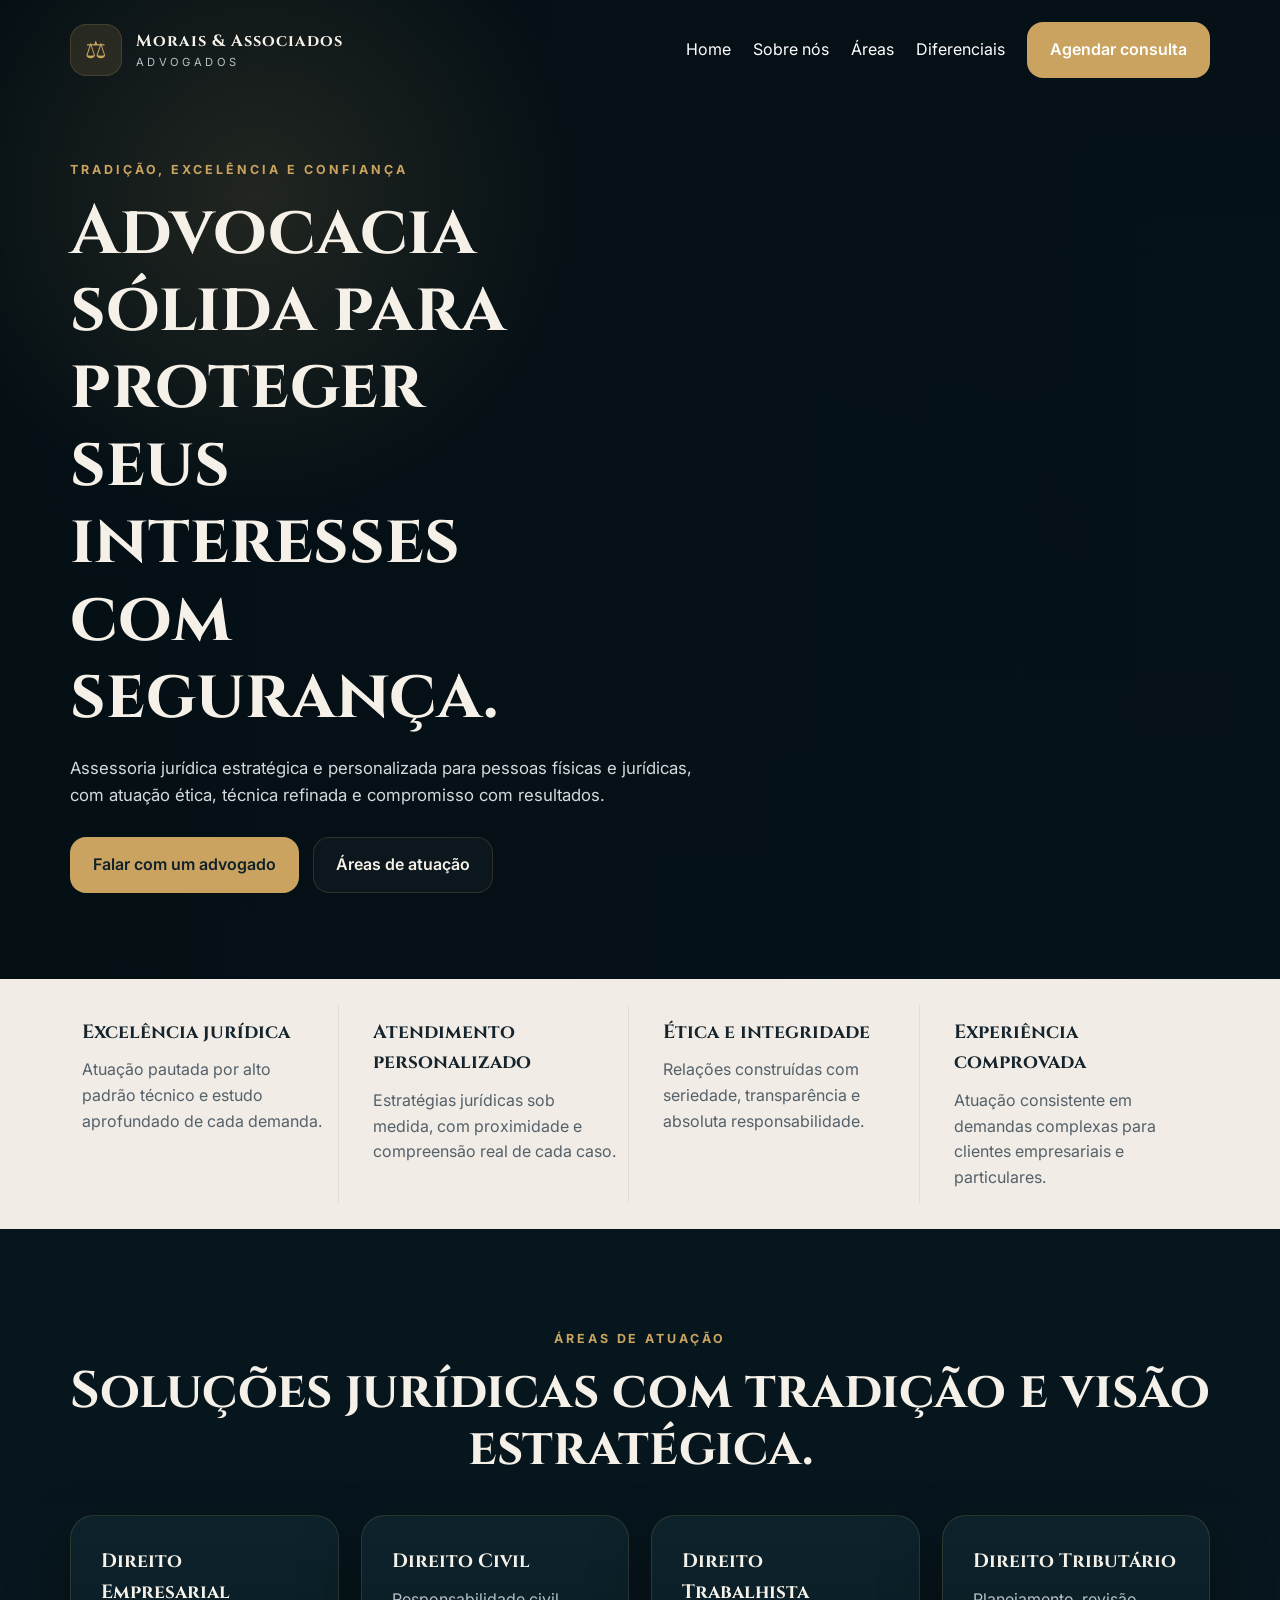
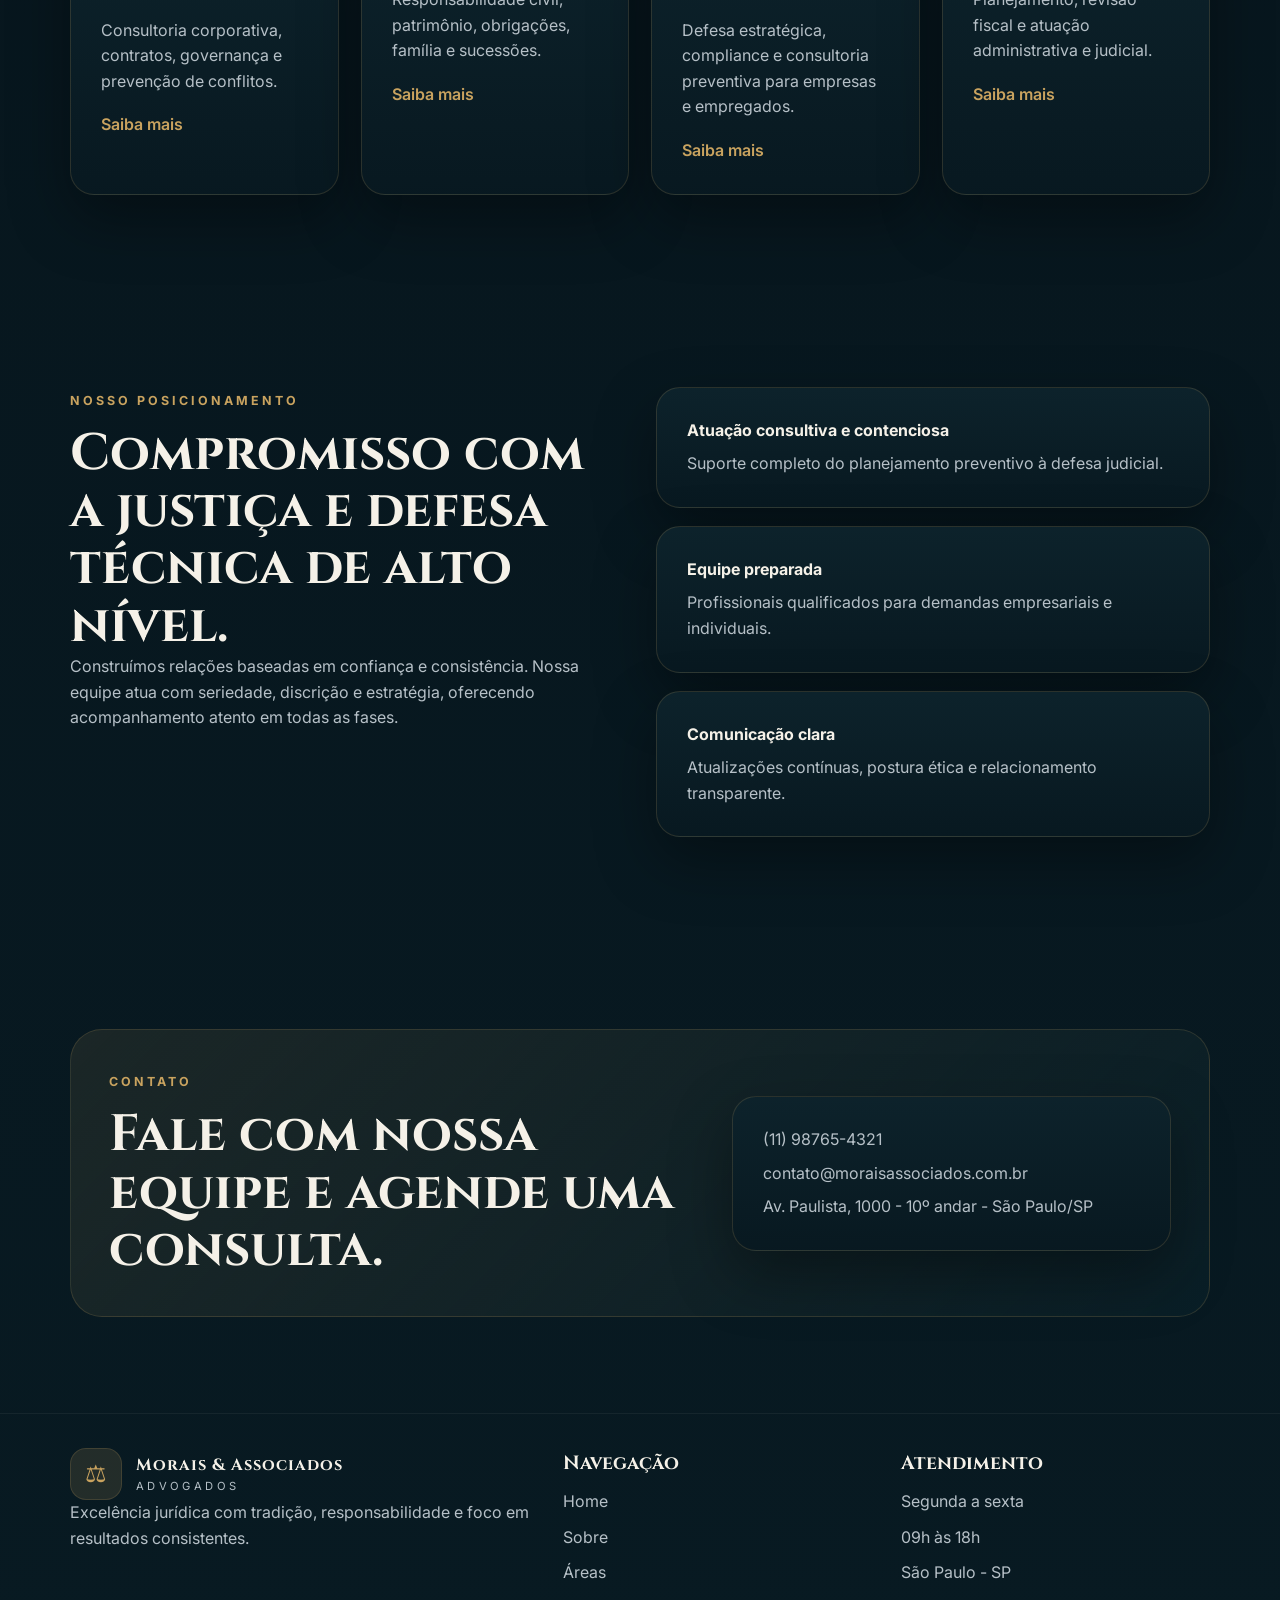
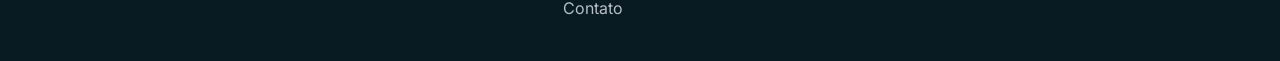
<file: index.html>
<!DOCTYPE html>
<html lang="pt-BR">
<head>
  <meta charset="UTF-8" />
  <meta name="viewport" content="width=device-width, initial-scale=1.0" />
  <title>Morais & Associados | Opção 3</title>
  <link rel="preconnect" href="https://fonts.googleapis.com">
  <link rel="preconnect" href="https://fonts.gstatic.com" crossorigin>
  <link href="https://fonts.googleapis.com/css2?family=Cinzel:wght@500;600;700&family=Inter:wght@400;500;600;700&display=swap" rel="stylesheet">
  <link rel="stylesheet" href="style.css" />
</head>
<body>
  <header class="hero" id="inicio">
    <div class="hero-overlay"></div>
    <nav class="navbar container">
      <a href="#" class="brand">
        <span class="shield">⚖</span>
        <span>
          <strong>Morais & Associados</strong>
          <small>Advogados</small>
        </span>
      </a>

      <button class="menu-toggle" id="menuToggle" aria-label="Abrir menu">☰</button>

      <div class="nav-links" id="navLinks">
        <a href="#inicio">Home</a>
        <a href="#sobre">Sobre nós</a>
        <a href="#areas">Áreas</a>
        <a href="#depoimentos">Diferenciais</a>
        <a href="#contato" class="btn btn-gold">Agendar consulta</a>
      </div>
    </nav>

    <div class="container hero-content">
      <div class="hero-copy">
        <span class="eyebrow">TRADIÇÃO, EXCELÊNCIA E CONFIANÇA</span>
        <h1>Advocacia sólida para proteger seus interesses com segurança.</h1>
        <p>
          Assessoria jurídica estratégica e personalizada para pessoas físicas e jurídicas,
          com atuação ética, técnica refinada e compromisso com resultados.
        </p>
        <div class="hero-actions">
          <a href="#contato" class="btn btn-gold">Falar com um advogado</a>
          <a href="#areas" class="btn btn-dark">Áreas de atuação</a>
        </div>
      </div>
    </div>
  </header>

  <section class="highlights" id="sobre">
    <div class="container highlights-grid">
      <article>
        <h3>Excelência jurídica</h3>
        <p>Atuação pautada por alto padrão técnico e estudo aprofundado de cada demanda.</p>
      </article>
      <article>
        <h3>Atendimento personalizado</h3>
        <p>Estratégias jurídicas sob medida, com proximidade e compreensão real de cada caso.</p>
      </article>
      <article>
        <h3>Ética e integridade</h3>
        <p>Relações construídas com seriedade, transparência e absoluta responsabilidade.</p>
      </article>
      <article>
        <h3>Experiência comprovada</h3>
        <p>Atuação consistente em demandas complexas para clientes empresariais e particulares.</p>
      </article>
    </div>
  </section>

  <main>
    <section class="areas" id="areas">
      <div class="container heading center">
        <span class="eyebrow">ÁREAS DE ATUAÇÃO</span>
        <h2>Soluções jurídicas com tradição e visão estratégica.</h2>
      </div>

      <div class="container cards-grid">
        <article class="service-card">
          <h3>Direito Empresarial</h3>
          <p>Consultoria corporativa, contratos, governança e prevenção de conflitos.</p>
          <a href="#contato">Saiba mais</a>
        </article>
        <article class="service-card">
          <h3>Direito Civil</h3>
          <p>Responsabilidade civil, patrimônio, obrigações, família e sucessões.</p>
          <a href="#contato">Saiba mais</a>
        </article>
        <article class="service-card">
          <h3>Direito Trabalhista</h3>
          <p>Defesa estratégica, compliance e consultoria preventiva para empresas e empregados.</p>
          <a href="#contato">Saiba mais</a>
        </article>
        <article class="service-card">
          <h3>Direito Tributário</h3>
          <p>Planejamento, revisão fiscal e atuação administrativa e judicial.</p>
          <a href="#contato">Saiba mais</a>
        </article>
      </div>
    </section>

    <section class="institutional" id="depoimentos">
      <div class="container institutional-grid">
        <div>
          <span class="eyebrow">NOSSO POSICIONAMENTO</span>
          <h2>Compromisso com a justiça e defesa técnica de alto nível.</h2>
          <p>
            Construímos relações baseadas em confiança e consistência. Nossa equipe atua com
            seriedade, discrição e estratégia, oferecendo acompanhamento atento em todas as fases.
          </p>
        </div>
        <div class="institutional-boxes">
          <article>
            <strong>Atuação consultiva e contenciosa</strong>
            <p>Suporte completo do planejamento preventivo à defesa judicial.</p>
          </article>
          <article>
            <strong>Equipe preparada</strong>
            <p>Profissionais qualificados para demandas empresariais e individuais.</p>
          </article>
          <article>
            <strong>Comunicação clara</strong>
            <p>Atualizações contínuas, postura ética e relacionamento transparente.</p>
          </article>
        </div>
      </div>
    </section>

    <section class="cta-strip" id="contato">
      <div class="container cta-strip-inner">
        <div>
          <span class="eyebrow">CONTATO</span>
          <h2>Fale com nossa equipe e agende uma consulta.</h2>
        </div>
        <div class="contact-box">
          <p>(11) 98765-4321</p>
          <p>contato@moraisassociados.com.br</p>
          <p>Av. Paulista, 1000 - 10º andar - São Paulo/SP</p>
        </div>
      </div>
    </section>
  </main>

  <footer class="footer">
    <div class="container footer-grid">
      <div>
        <a href="#" class="brand footer-brand">
          <span class="shield">⚖</span>
          <span>
            <strong>Morais & Associados</strong>
            <small>Advogados</small>
          </span>
        </a>
        <p>Excelência jurídica com tradição, responsabilidade e foco em resultados consistentes.</p>
      </div>
      <div>
        <h4>Navegação</h4>
        <ul>
          <li><a href="#inicio">Home</a></li>
          <li><a href="#sobre">Sobre</a></li>
          <li><a href="#areas">Áreas</a></li>
          <li><a href="#contato">Contato</a></li>
        </ul>
      </div>
      <div>
        <h4>Atendimento</h4>
        <ul>
          <li>Segunda a sexta</li>
          <li>09h às 18h</li>
          <li>São Paulo - SP</li>
        </ul>
      </div>
    </div>
  </footer>

  <script src="script.js"></script>
</body>
</html>
</file>
<file: style.css>
:root {
  --bg: #07161d;
  --bg-soft: #0b212a;
  --panel: #0d232c;
  --gold: #c9a35f;
  --gold-soft: rgba(201, 163, 95, 0.14);
  --text: #f5f1e8;
  --muted: #b6c0c7;
  --line: rgba(201, 163, 95, 0.18);
  --shadow: 0 24px 60px rgba(0, 0, 0, 0.35);
  --radius: 24px;
}

* { box-sizing: border-box; margin: 0; padding: 0; }
html { scroll-behavior: smooth; }
body {
  font-family: 'Inter', sans-serif;
  background: linear-gradient(180deg, #06131a 0%, #081a22 100%);
  color: var(--text);
  line-height: 1.6;
}
a { color: inherit; text-decoration: none; }
ul { list-style: none; }
.container { width: min(1140px, calc(100% - 32px)); margin: 0 auto; }

.hero {
  position: relative;
  min-height: 92vh;
  background:
    linear-gradient(90deg, rgba(4,15,20,0.88) 0%, rgba(4,15,20,0.72) 45%, rgba(4,15,20,0.45) 100%),
    url('https://images.unsplash.com/photo-1589829545856-d10d557cf95f?auto=format&fit=crop&w=1400&q=80') center/cover;
}
.hero-overlay {
  position: absolute;
  inset: 0;
  background: radial-gradient(circle at 20% 20%, rgba(201, 163, 95, 0.15), transparent 25%);
}
.navbar,
.hero-content,
.hero-copy,
.highlights,
.areas,
.institutional,
.cta-strip,
.footer { position: relative; z-index: 1; }

.navbar {
  display: flex;
  align-items: center;
  justify-content: space-between;
  gap: 24px;
  padding: 22px 0;
}
.brand {
  display: inline-flex;
  align-items: center;
  gap: 14px;
}
.shield {
  display: inline-grid;
  place-items: center;
  width: 52px;
  height: 52px;
  border-radius: 16px;
  border: 1px solid var(--line);
  background: var(--gold-soft);
  color: var(--gold);
  font-size: 1.5rem;
}
.brand strong,
.brand small { display: block; }
.brand strong {
  font-family: 'Cinzel', serif;
  font-size: 1.02rem;
  letter-spacing: 0.06em;
}
.brand small {
  color: var(--muted);
  text-transform: uppercase;
  letter-spacing: 0.3em;
  font-size: 0.7rem;
}

.nav-links {
  display: flex;
  align-items: center;
  gap: 22px;
}
.nav-links a {
  /* color: var(--muted); */
  color: white;
  transition: 0.25s;
}
.nav-links a:hover { color: var(--text); }
.menu-toggle {
  display: none;
  border: 1px solid var(--line);
  background: rgba(255,255,255,0.03);
  color: var(--text);
  border-radius: 14px;
  padding: 10px 14px;
  font-size: 1.2rem;
}

.hero-content {
  display: flex;
  align-items: center;
  min-height: calc(92vh - 96px);
  padding: 56px 0 86px;
}
.hero-copy { max-width: 720px; }
.eyebrow {
  display: inline-block;
  margin-bottom: 14px;
  letter-spacing: 0.24em;
  font-size: 0.78rem;
  font-weight: 700;
  color: var(--gold);
}
.hero-copy h1,
.heading h2,
.institutional h2,
.cta-strip h2 {
  font-family: 'Cinzel', serif;
  line-height: 1.12;
}
.hero-copy h1 {
  font-size: clamp(2.7rem, 5.4vw, 4.9rem);
  margin-bottom: 20px;
  max-width: 11ch;
}
.hero-copy p {
  max-width: 630px;
  color: #d4dadf;
  font-size: 1.05rem;
  margin-bottom: 28px;
}
.hero-actions {
  display: flex;
  flex-wrap: wrap;
  gap: 14px;
}
.btn {
  display: inline-flex;
  align-items: center;
  justify-content: center;
  border-radius: 16px;
  padding: 14px 22px;
  font-weight: 600;
  border: 1px solid transparent;
  transition: 0.25s ease;
}
.btn:hover { transform: translateY(-2px); }
.btn-gold {
  background: var(--gold);
  color: #10202b;
}
.btn-dark {
  border-color: var(--line);
  background: rgba(255,255,255,0.03);
  color: var(--text);
}

.highlights {
  background: #f1ede6;
  color: #15242d;
  padding: 26px 0;
}
.highlights-grid {
  display: grid;
  grid-template-columns: repeat(4, 1fr);
  gap: 22px;
}
.highlights article {
  padding: 12px 12px;
  border-right: 1px solid rgba(21, 36, 45, 0.08);
}
.highlights article:last-child { border-right: 0; }
.highlights h3,
.service-card h3,
.footer h4 {
  font-family: 'Cinzel', serif;
  font-size: 1.2rem;
  margin-bottom: 10px;
}
.highlights p { color: #54606a; }

.areas,
.institutional,
.cta-strip { padding: 96px 0; }
.heading.center { text-align: center; margin-bottom: 38px; }
.heading h2,
.institutional h2,
.cta-strip h2 {
  font-size: clamp(2rem, 4vw, 3.6rem);
}
.cards-grid {
  display: grid;
  grid-template-columns: repeat(4, 1fr);
  gap: 22px;
}
.service-card,
.institutional-boxes article,
.contact-box {
  background: linear-gradient(180deg, rgba(13, 35, 44, 0.98), rgba(8, 25, 33, 0.98));
  border: 1px solid var(--line);
  border-radius: var(--radius);
  padding: 30px;
  box-shadow: var(--shadow);
}
.service-card p,
.institutional p,
.institutional-boxes p,
.contact-box p,
.footer p,
.footer li {
  color: var(--muted);
}
.service-card a {
  display: inline-block;
  margin-top: 18px;
  color: var(--gold);
  font-weight: 600;
}

.institutional-grid {
  display: grid;
  grid-template-columns: 1fr 1fr;
  gap: 32px;
  align-items: start;
}
.institutional-boxes {
  display: grid;
  gap: 18px;
}
.institutional-boxes strong {
  display: block;
  margin-bottom: 8px;
  color: var(--text);
}

.cta-strip-inner {
  display: grid;
  grid-template-columns: 1.15fr 0.85fr;
  gap: 28px;
  align-items: center;
  padding: 38px;
  border-radius: 32px;
  border: 1px solid var(--line);
  background: linear-gradient(135deg, rgba(201,163,95,0.10), rgba(10,31,39,0.92));
}
.contact-box { display: grid; gap: 8px; }

.footer {
  padding: 34px 0 40px;
  border-top: 1px solid rgba(255,255,255,0.05);
}
.footer-grid {
  display: grid;
  grid-template-columns: 1.2fr 0.8fr 0.8fr;
  gap: 30px;
}
.footer ul { display: grid; gap: 10px; }

@media (max-width: 1024px) {
  .highlights-grid,
  .cards-grid,
  .institutional-grid,
  .cta-strip-inner,
  .footer-grid {
    grid-template-columns: 1fr 1fr;
  }
}

@media (max-width: 780px) {
  .menu-toggle { display: block; }
  .nav-links {
    position: absolute;
    top: 84px;
    left: 16px;
    right: 16px;
    display: none;
    flex-direction: column;
    align-items: flex-start;
    gap: 14px;
    padding: 20px;
    border-radius: 20px;
    border: 1px solid var(--line);
    background: rgba(7,22,29,1);
    box-shadow: var(--shadow);
  }
  .nav-links.active { display: flex; }
  .highlights-grid,
  .cards-grid,
  .institutional-grid,
  .cta-strip-inner,
  .footer-grid {
    grid-template-columns: 1fr;
  }
  .highlights article { border-right: 0; border-bottom: 1px solid rgba(21,36,45,0.08); padding-bottom: 16px; }
  .highlights article:last-child { border-bottom: 0; }
  .hero-content { min-height: auto; }
}

/* Correções solicitadas - header e menu mobile */
.navbar {
  position: relative;
  z-index: 50;
}

.nav-links a:not(.btn) {
  color: #ffffff;
}

.nav-links a:not(.btn):hover {
  color: #f5f1e8;
  opacity: 0.85;
}

@media (max-width: 780px) {
  .nav-links {
    z-index: 100;
  }
}
</file>
